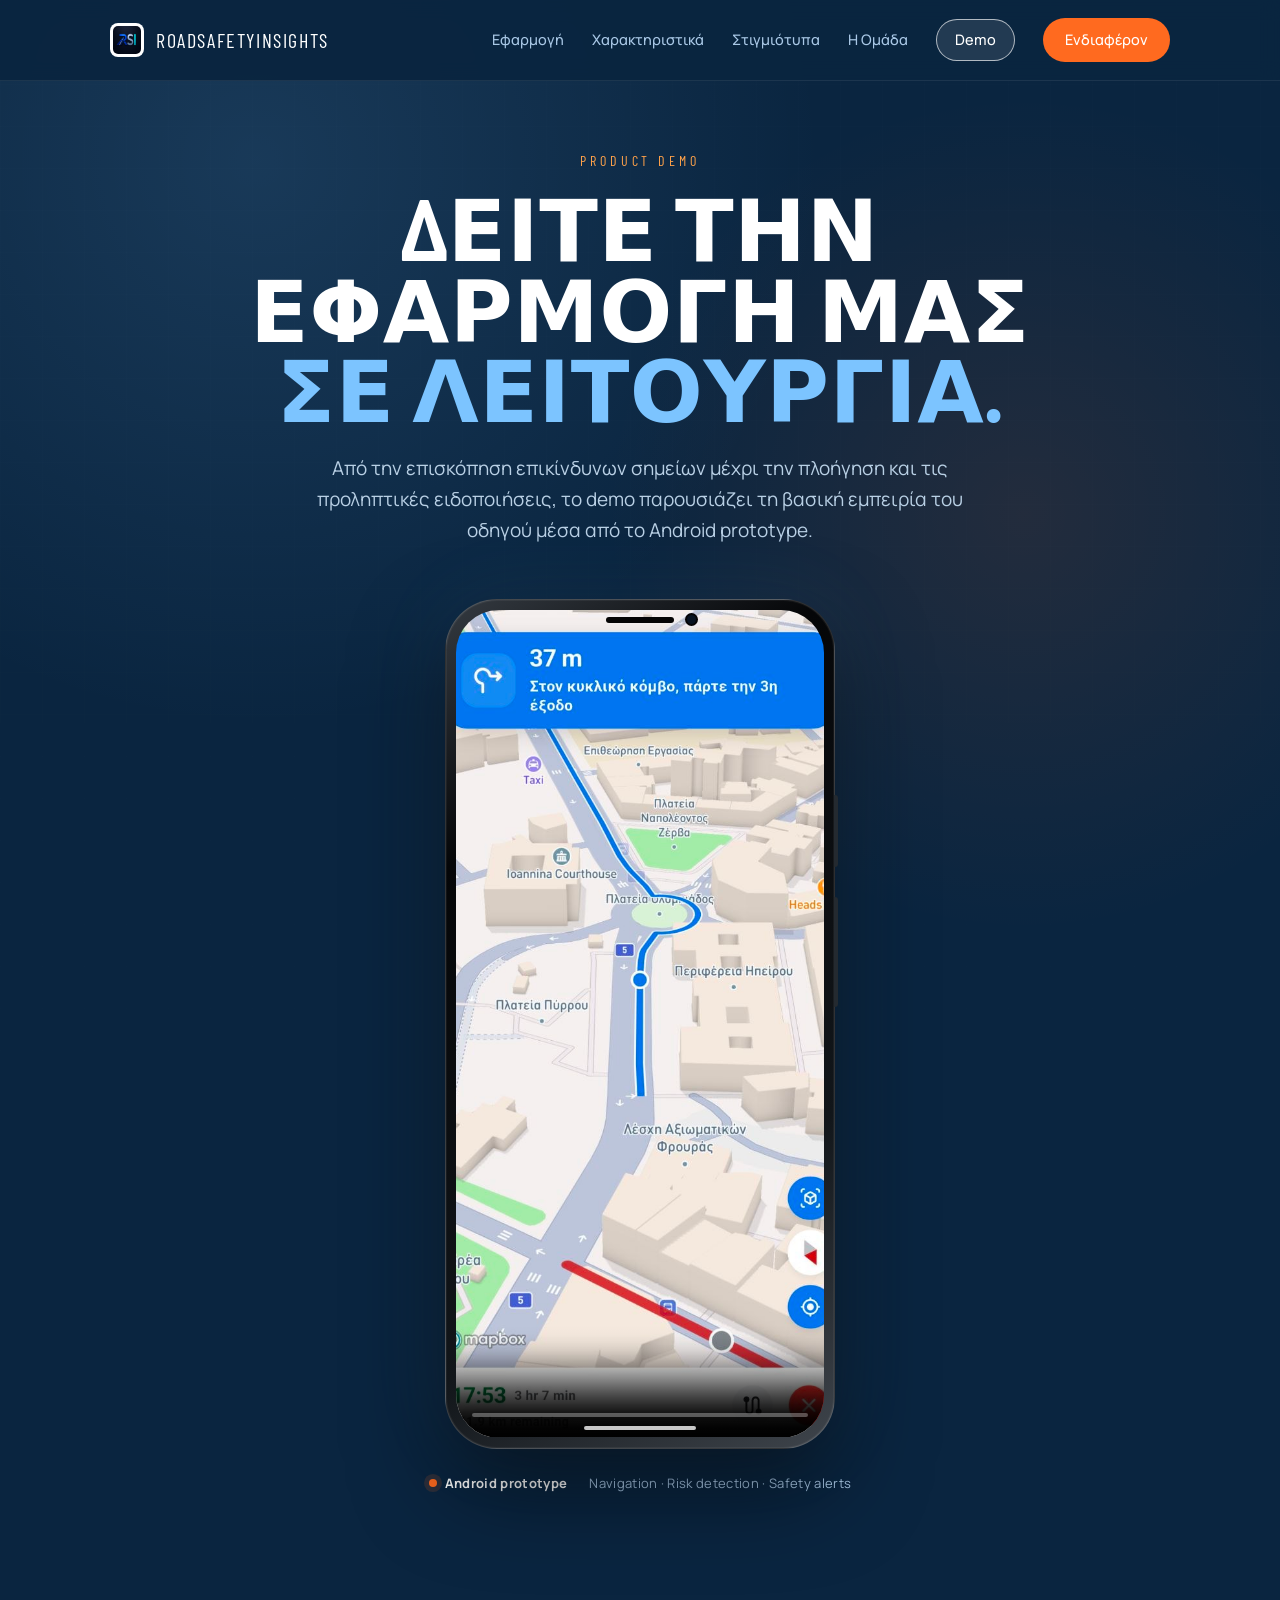
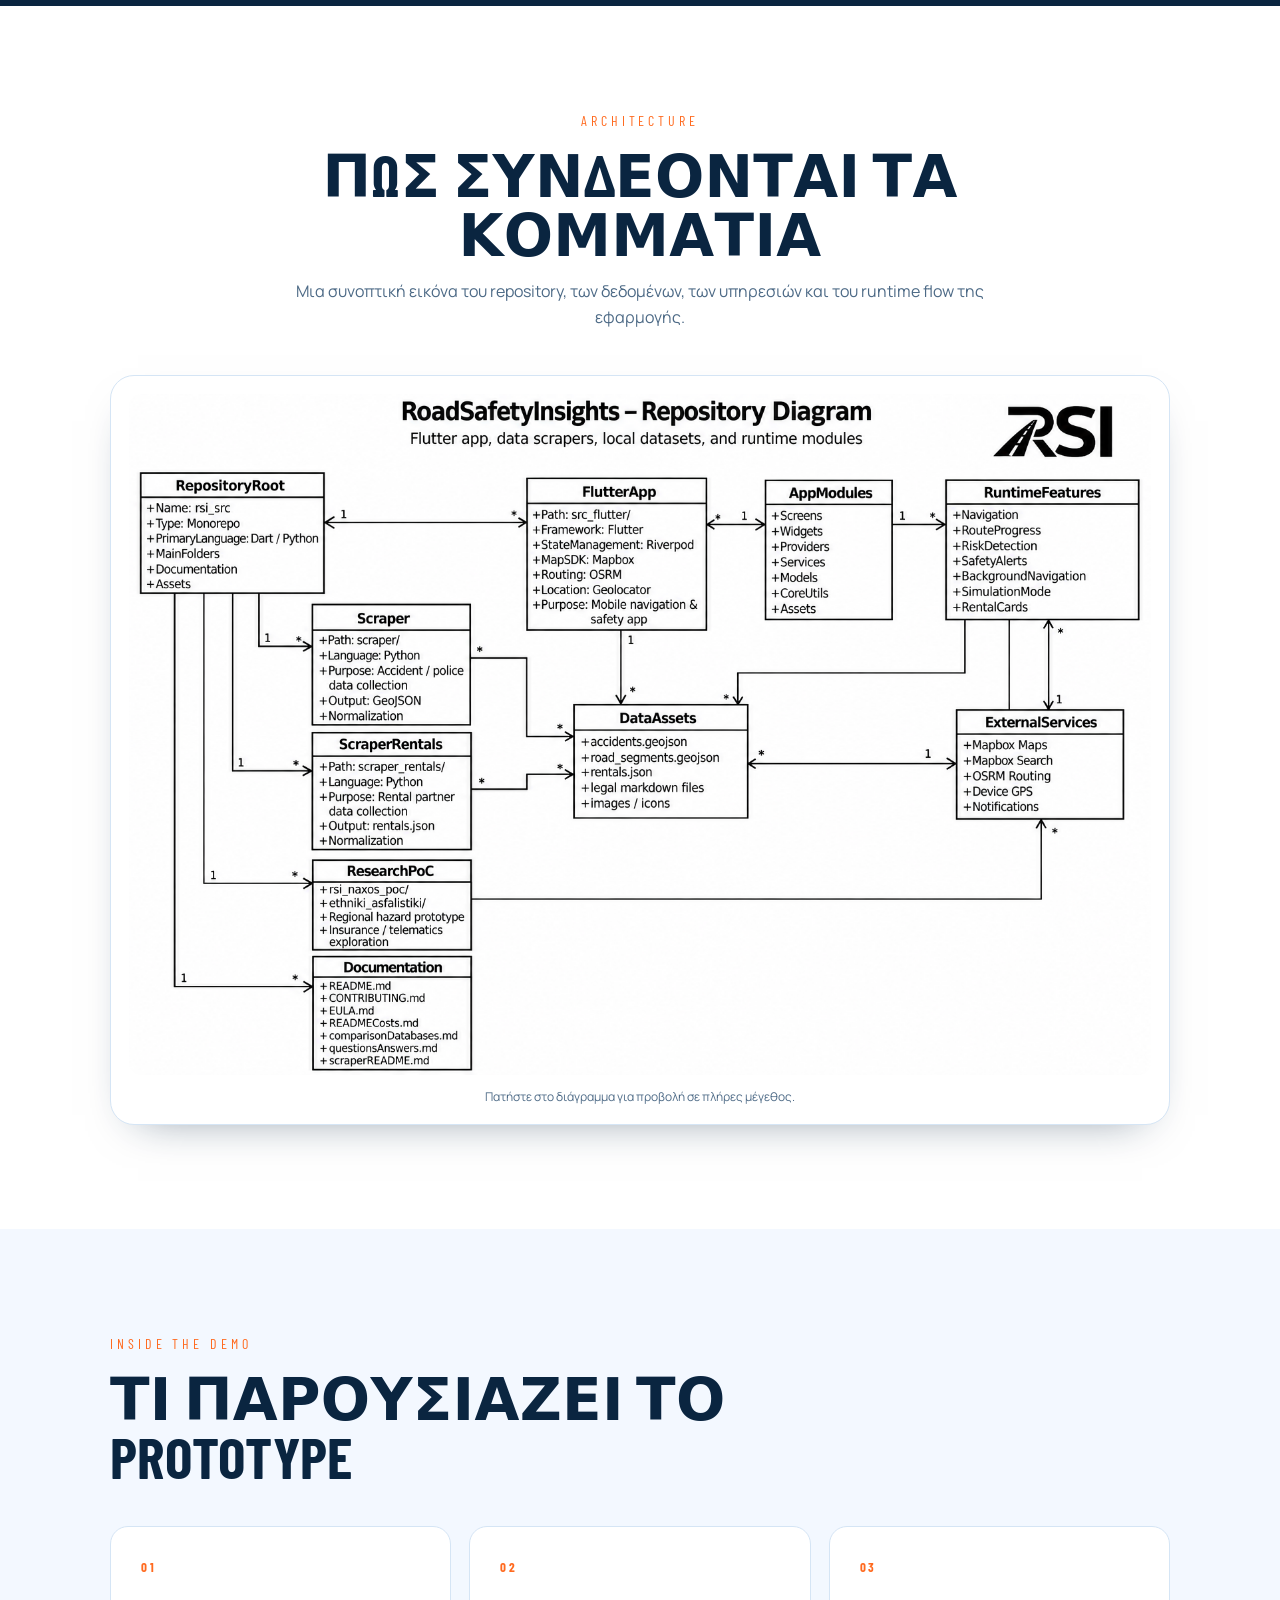
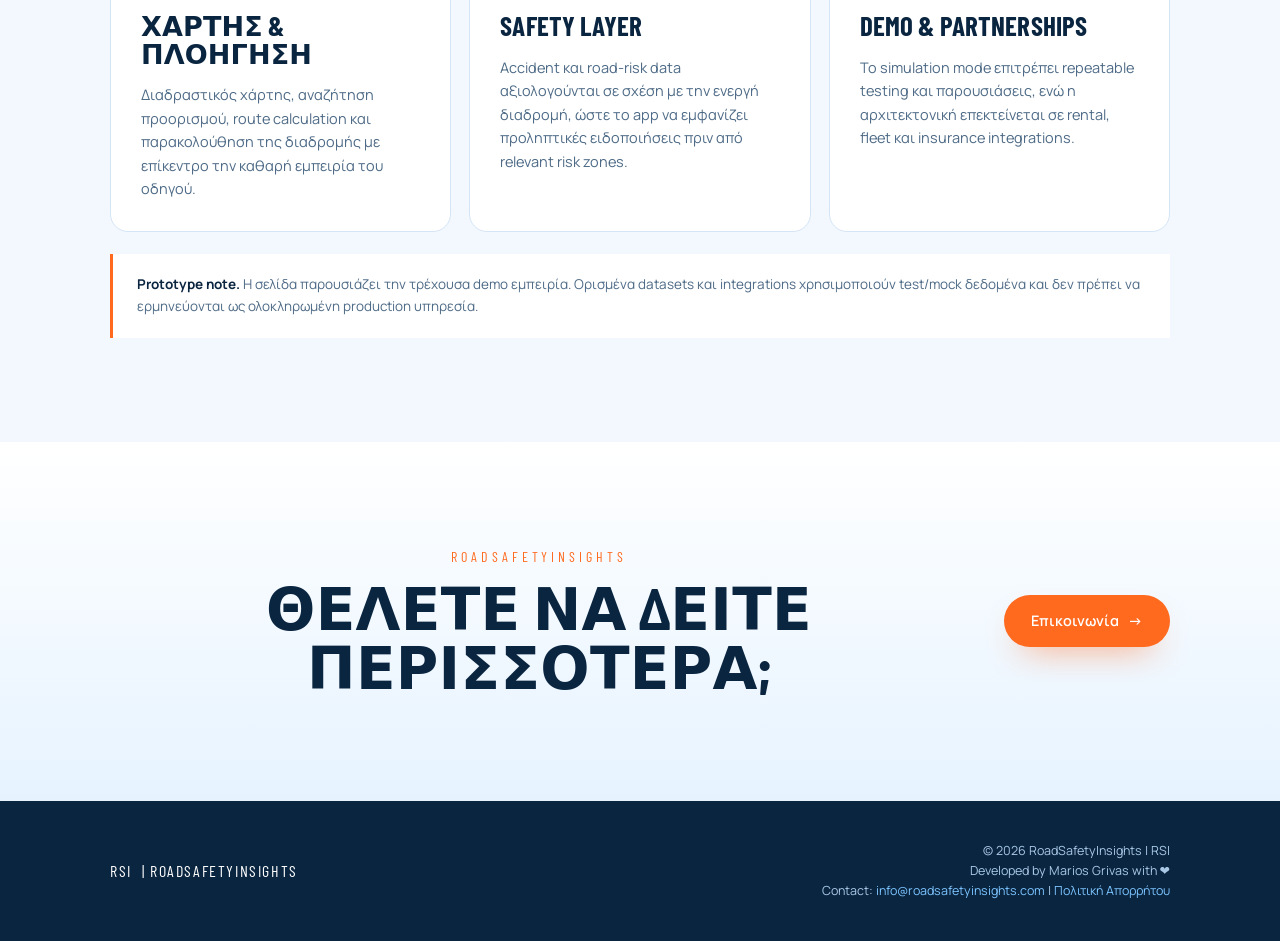
<file: demo.html>
<!DOCTYPE html>
<html lang="el">
  <head>
    <meta charset="utf-8" />
    <meta name="viewport" content="width=device-width, initial-scale=1" />
    <title>Demo | RoadSafetyInsights</title>
    <meta
      name="description"
      content="Δείτε την εφαρμογή μας σε λειτουργία: Χάρτης κινδύνου, πλοήγηση και προληπτικές ειδοποιήσεις οδικής ασφάλειας."
    />
    <meta name="author" content="RoadSafetyInsights Team" />
    <meta name="theme-color" content="#0a2540" />

    <link rel="icon" type="image/png" href="assets/rsi_logo.png" />
    <link rel="apple-touch-icon" href="assets/rsi_logo.png" />
    <link rel="preconnect" href="https://fonts.googleapis.com" />
    <link rel="preconnect" href="https://fonts.gstatic.com" crossorigin />
    <link
      href="https://fonts.googleapis.com/css2?family=Barlow+Condensed:wght@600;700&family=Manrope:wght@400;500;600;800&display=swap"
      rel="stylesheet"
    />
    <link rel="stylesheet" href="css/style.css" />
    <link rel="stylesheet" href="css/demo.css" />
  </head>

  <body>
    <a class="skip" href="#main">Μετάβαση στο περιεχόμενο</a>

    <header class="site-header" id="header">
      <div class="wrap header__inner">
        <a class="header__logo" href="index.html#top" aria-label="RoadSafetyInsights, Αρχική">
          <img src="assets/rsi_logo.png" alt="Λογότυπο" width="34" height="34" />
          <span>RoadSafetyInsights</span>
        </a>

        <nav class="header__nav" aria-label="Κύρια πλοήγηση">
          <a href="index.html#app">Εφαρμογή</a>
          <a href="index.html#data">Χαρακτηριστικά</a>
          <a href="index.html#gallery-app">Στιγμιότυπα</a>
          <a href="team.html">Η Ομάδα</a>
          <a class="header__demo" href="demo.html" aria-current="page">Demo</a>
          <a class="header__cta" href="index.html#interest">Ενδιαφέρον</a>
        </nav>

        <button class="burger" id="burger" type="button" aria-label="Άνοιγμα μενού" aria-expanded="false">
          <span></span><span></span><span></span>
        </button>
      </div>
    </header>

    <div class="progress" id="progress" aria-hidden="true"></div>

    <main id="main">
      <section class="demo-hero">
        <div class="demo-hero__bg" aria-hidden="true"></div>
        <div class="wrap demo-hero__inner">
          <header class="demo-intro up">
            <p class="eyebrow">Product Demo</p>
            <h1>Δείτε την εφαρμογή μας <em>σε λειτουργία.</em></h1>
            <p>
              Από την επισκόπηση επικίνδυνων σημείων μέχρι την πλοήγηση και τις προληπτικές ειδοποιήσεις,
              το demo παρουσιάζει τη βασική εμπειρία του οδηγού μέσα από το Android prototype.
            </p>
          </header>

          <div class="demo-device-stage up" style="--d:120ms">
            <div class="android-phone" aria-label="Android phone demo frame">
              <div class="android-phone__speaker" aria-hidden="true"></div>
              <div class="android-phone__camera" aria-hidden="true"></div>
              <div class="android-phone__screen">
                <video
                  class="app-demo-video"
                  controls
                  playsinline
                  preload="metadata"
                  poster="assets/navigation.jpg"
                  aria-label="RoadSafetyInsights Android application demo"
                >
                  <source src="assets/RSI_DEMO.mp4" type="video/mp4" />
                  Το πρόγραμμα περιήγησής σας δεν υποστηρίζει αναπαραγωγή βίντεο.
                </video>
              </div>
              <div class="android-phone__gesture" aria-hidden="true"></div>
            </div>

            <div class="demo-caption">
              <span class="demo-status"><i aria-hidden="true"></i> Android prototype</span>
              <span>Navigation · Risk detection · Safety alerts</span>
            </div>
          </div>
        </div>
      </section>

      <section class="band demo-architecture" id="architecture">
        <div class="wrap">
          <header class="head head--center up">
            <p class="eyebrow">Architecture</p>
            <h2>Πώς συνδέονται τα κομμάτια</h2>
            <p class="head__intro">
              Μια συνοπτική εικόνα του repository, των δεδομένων, των υπηρεσιών και του runtime flow της εφαρμογής.
            </p>
          </header>

          <figure class="diagram-card up" style="--d:100ms">
            <a href="assets/repository-diagram.png" target="_blank" rel="noopener noreferrer" aria-label="Άνοιγμα διαγράμματος σε πλήρες μέγεθος">
              <img
                src="assets/repository-diagram.png"
                alt="RoadSafetyInsights repository architecture diagram"
                loading="lazy"
              />
            </a>
            <figcaption>Πατήστε στο διάγραμμα για προβολή σε πλήρες μέγεθος.</figcaption>
          </figure>
        </div>
      </section>

      <section class="band band--ink demo-details">
        <div class="wrap">
          <header class="head up">
            <p class="eyebrow">Inside the demo</p>
            <h2>Τι παρουσιάζει το prototype</h2>
          </header>

          <div class="demo-info-grid">
            <article class="demo-info-card up">
              <span class="demo-info-card__no">01</span>
              <h3>Χάρτης &amp; Πλοήγηση</h3>
              <p>
                Διαδραστικός χάρτης, αναζήτηση προορισμού, route calculation και παρακολούθηση της διαδρομής
                με επίκεντρο την καθαρή εμπειρία του οδηγού.
              </p>
            </article>

            <article class="demo-info-card up" style="--d:80ms">
              <span class="demo-info-card__no">02</span>
              <h3>Safety Layer</h3>
              <p>
                Accident και road-risk data αξιολογούνται σε σχέση με την ενεργή διαδρομή, ώστε το app να εμφανίζει
                προληπτικές ειδοποιήσεις πριν από relevant risk zones.
              </p>
            </article>

            <article class="demo-info-card up" style="--d:160ms">
              <span class="demo-info-card__no">03</span>
              <h3>Demo &amp; Partnerships</h3>
              <p>
                Το simulation mode επιτρέπει repeatable testing και παρουσιάσεις, ενώ η αρχιτεκτονική επεκτείνεται
                σε rental, fleet και insurance integrations.
              </p>
            </article>
          </div>

          <div class="demo-note up" style="--d:220ms">
            <strong>Prototype note.</strong>
            Η σελίδα παρουσιάζει την τρέχουσα demo εμπειρία. Ορισμένα datasets και integrations χρησιμοποιούν
            test/mock δεδομένα και δεν πρέπει να ερμηνεύονται ως ολοκληρωμένη production υπηρεσία.
          </div>
        </div>
      </section>

      <section class="band band--cta demo-final-cta">
        <div class="wrap">
          <div class="demo-final-cta__inner up">
            <div>
              <p class="eyebrow">RoadSafetyInsights</p>
              <h2>Θέλετε να δείτε περισσότερα;</h2>
            </div>
            <a class="btn btn--solid" href="index.html#interest">Επικοινωνία <span class="arrow" aria-hidden="true">→</span></a>
          </div>
        </div>
      </section>
    </main>

    <footer class="foot">
      <div class="wrap foot__inner">
        <span class="foot__brand"><span aria-hidden="true">RSI</span>| RoadSafetyInsights</span>
        <div class="foot__meta">
          <p>© 2026 RoadSafetyInsights | RSI</p>
          <P>Developed by Marios Grivas with ❤️</P>
          <p>
            Contact: <a href="mailto:info@roadsafetyinsights.com">info@roadsafetyinsights.com</a> |
            <a href="policy.html">Πολιτική Απορρήτου</a>
          </p>
        </div>
      </div>
    </footer>

    <script src="js/main.js" defer></script>
    <script src="js/animations.js" defer></script>
  </body>
</html>
</file>
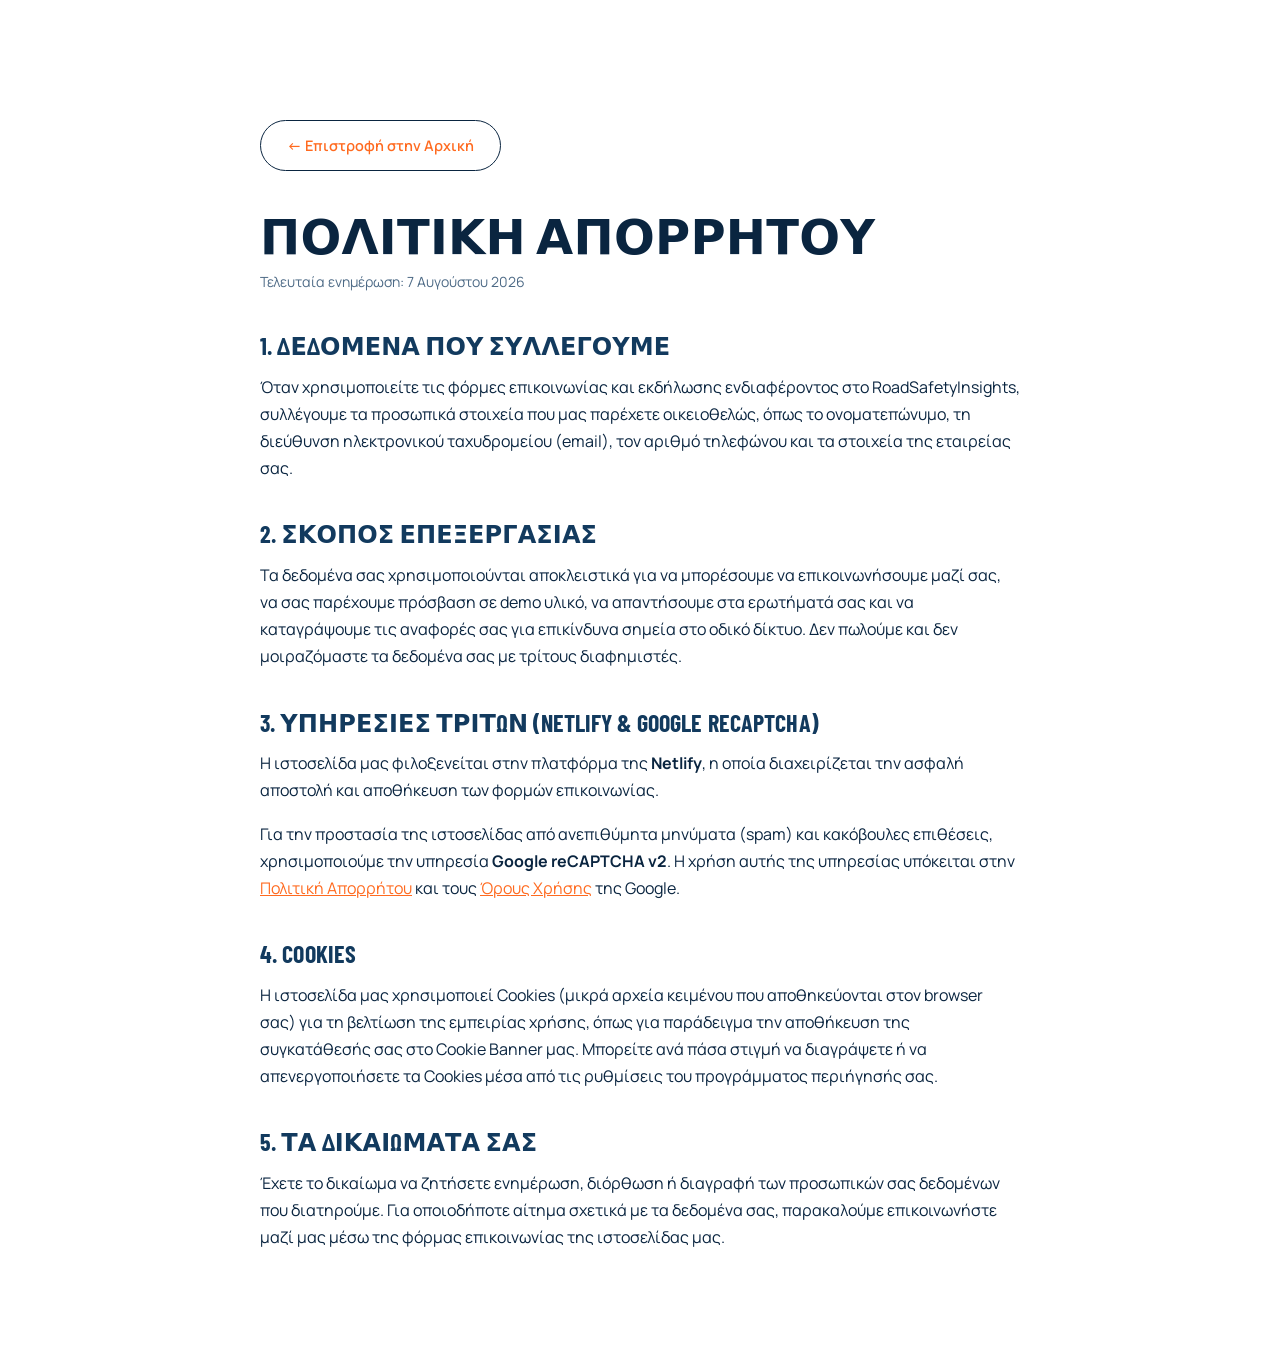
<file: policy.html>
<!DOCTYPE html>
<html lang="el">
  <head>
    <meta charset="utf-8" />
    <meta name="viewport" content="width=device-width, initial-scale=1" />
    <title>Πολιτική Απορρήτου | RoadSafetyInsights</title>
    
    <!-- Fonts -->
    <link rel="preconnect" href="https://fonts.googleapis.com" />
    <link rel="preconnect" href="https://fonts.gstatic.com" crossorigin />
    <link href="https://fonts.googleapis.com/css2?family=Barlow+Condensed:wght@600;700&family=Manrope:wght@400;500;600;800&display=swap" rel="stylesheet" />
    
    <!-- CSS and Favicon -->
    <link rel="stylesheet" href="css/style.css" />
    <link rel="icon" type="image/png" href="assets/rsi_logo.png" />
  </head>
  <body>
    <main class="legal-page">
      <!-- Κουμπί επιστροφής -->
      <a href="index.html" class="back-btn btn btn--line">&larr; Επιστροφή στην Αρχική</a>
      
      <h1>Πολιτική Απορρήτου</h1>
      <p class="last-updated">Τελευταία ενημέρωση: 7 Αυγούστου 2026</p>
      
      <h2>1. Δεδομένα που Συλλέγουμε</h2>
      <p>Όταν χρησιμοποιείτε τις φόρμες επικοινωνίας και εκδήλωσης ενδιαφέροντος στο RoadSafetyInsights, συλλέγουμε τα προσωπικά στοιχεία που μας παρέχετε οικειοθελώς, όπως το ονοματεπώνυμο, τη διεύθυνση ηλεκτρονικού ταχυδρομείου (email), τον αριθμό τηλεφώνου και τα στοιχεία της εταιρείας σας.</p>
      
      <h2>2. Σκοπός Επεξεργασίας</h2>
      <p>Τα δεδομένα σας χρησιμοποιούνται αποκλειστικά για να μπορέσουμε να επικοινωνήσουμε μαζί σας, να σας παρέχουμε πρόσβαση σε demo υλικό, να απαντήσουμε στα ερωτήματά σας και να καταγράψουμε τις αναφορές σας για επικίνδυνα σημεία στο οδικό δίκτυο. Δεν πωλούμε και δεν μοιραζόμαστε τα δεδομένα σας με τρίτους διαφημιστές.</p>
      
      <h2>3. Υπηρεσίες Τρίτων (Netlify & Google reCAPTCHA)</h2>
      <p>Η ιστοσελίδα μας φιλοξενείται στην πλατφόρμα της <strong>Netlify</strong>, η οποία διαχειρίζεται την ασφαλή αποστολή και αποθήκευση των φορμών επικοινωνίας.</p>
      <p>Για την προστασία της ιστοσελίδας από ανεπιθύμητα μηνύματα (spam) και κακόβουλες επιθέσεις, χρησιμοποιούμε την υπηρεσία <strong>Google reCAPTCHA v2</strong>. Η χρήση αυτής της υπηρεσίας υπόκειται στην <a href="https://policies.google.com/privacy" target="_blank" rel="noopener noreferrer">Πολιτική Απορρήτου</a> και τους <a href="https://policies.google.com/terms" target="_blank" rel="noopener noreferrer">Όρους Χρήσης</a> της Google.</p>
      
      <h2>4. Cookies</h2>
      <p>Η ιστοσελίδα μας χρησιμοποιεί Cookies (μικρά αρχεία κειμένου που αποθηκεύονται στον browser σας) για τη βελτίωση της εμπειρίας χρήσης, όπως για παράδειγμα την αποθήκευση της συγκατάθεσής σας στο Cookie Banner μας. Μπορείτε ανά πάσα στιγμή να διαγράψετε ή να απενεργοποιήσετε τα Cookies μέσα από τις ρυθμίσεις του προγράμματος περιήγησής σας.</p>

      <h2>5. Τα Δικαιώματά σας</h2>
      <p>Έχετε το δικαίωμα να ζητήσετε ενημέρωση, διόρθωση ή διαγραφή των προσωπικών σας δεδομένων που διατηρούμε. Για οποιοδήποτε αίτημα σχετικά με τα δεδομένα σας, παρακαλούμε επικοινωνήστε μαζί μας μέσω της φόρμας επικοινωνίας της ιστοσελίδας μας.</p>
    </main>
  </body>
</html>
</file>
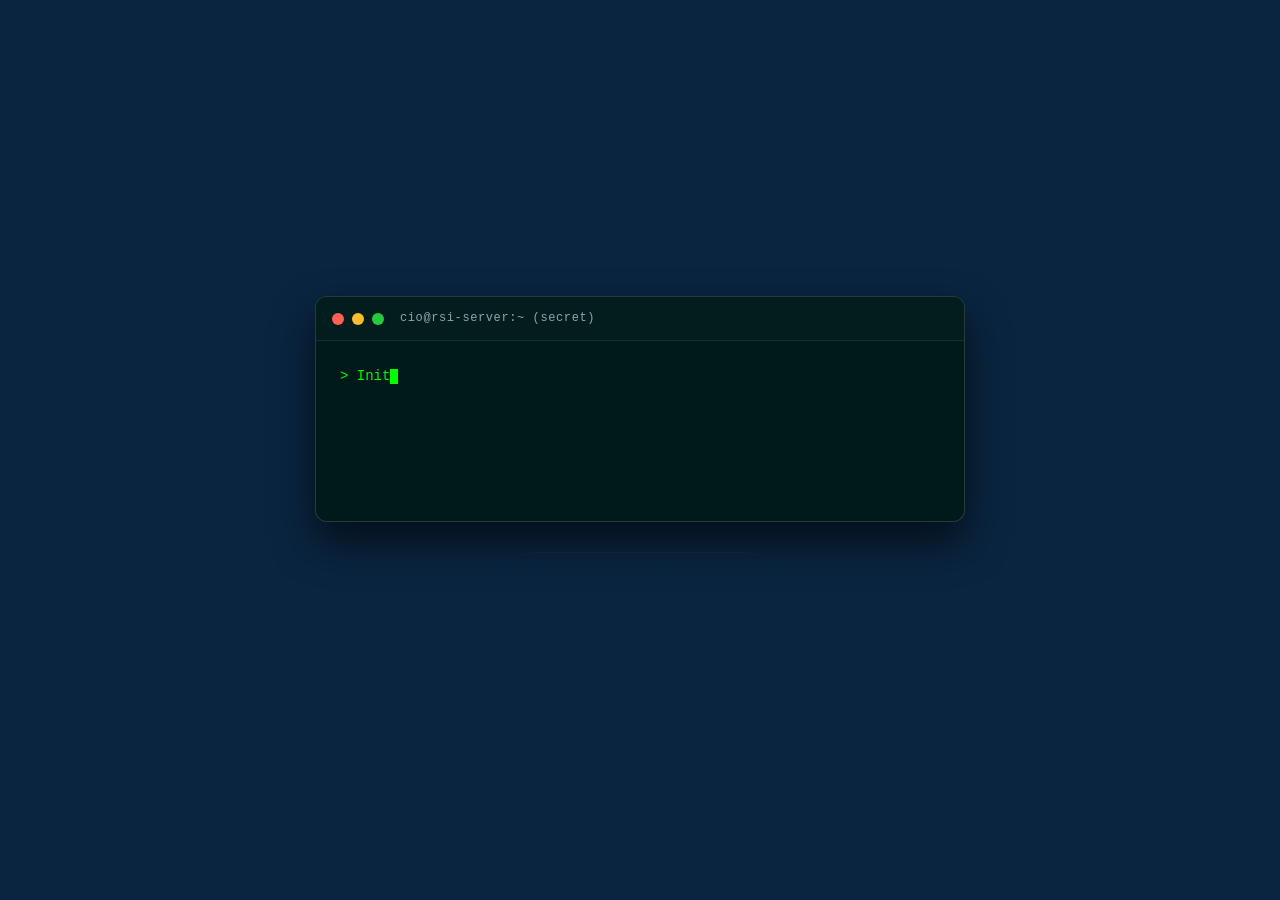
<file: syslog.html>
<!DOCTYPE html>
<html lang="el">
  <head>
    <meta charset="utf-8" />
    <meta name="viewport" content="width=device-width, initial-scale=1" />
    <title>Terminal | RoadSafetyInsights</title>
    
    <!-- Icons & Theme -->
    <link rel="icon" type="image/png" href="assets/rsi_logo.png" />
    <link rel="apple-touch-icon" href="assets/rsi_logo.png" />
    <meta name="theme-color" content="#0a2540" />
    
    <!-- Fonts & CSS -->
    <link rel="preconnect" href="https://fonts.googleapis.com" />
    <link rel="preconnect" href="https://fonts.gstatic.com" crossorigin />
    <link href="https://fonts.googleapis.com/css2?family=Barlow+Condensed:wght@600;700&family=Manrope:wght@400;500;600;800&display=swap" rel="stylesheet" />
    <link rel="stylesheet" href="css/style.css" />
    
    <style>
      .easter-egg-page {
        display: flex; flex-direction: column; align-items: center; justify-content: center;
        min-height: 100vh; text-align: center;
        background: var(--navy); color: #eaf4ff;
        padding: 20px; overflow: hidden; position: relative;
      }
      
      .terminal-box {
        width: 100%;
        max-width: 650px;
        background: rgba(1, 26, 24, 0.95);
        border: 1px solid rgba(255, 255, 255, 0.15);
        border-radius: 12px;
        box-shadow: 0 20px 40px rgba(0, 0, 0, 0.6);
        overflow: hidden;
        text-align: left;
      }

      .terminal-header {
        background: #011d1c;
        padding: 12px 16px;
        display: flex;
        align-items: center;
        gap: 8px;
        border-bottom: 1px solid rgba(255, 255, 255, 0.08);
      }

      .terminal-dot {
        width: 12px;
        height: 12px;
        border-radius: 50%;
      }

      .dot-red { background: #ff5f56; }
      .dot-yellow { background: #ffbd2e; }
      .dot-green { background: #27c93f; }

      .terminal-title {
        margin-left: 8px;
        font-family: 'Courier New', Courier, monospace;
        font-size: 12px;
        color: #8fa3af;
        letter-spacing: 0.05em;
      }

      .terminal-body {
        font-family: 'Courier New', Courier, monospace;
        color: #0f0;
        padding: 24px;
        line-height: 1.6;
        font-size: 14px;
        min-height: 180px;
      }
      
      .cursor {
        display: inline-block;
        width: 8px;
        height: 1.1em;
        background: #0f0;
        vertical-align: text-bottom;
        animation: blink 1s step-end infinite;
      }
      @keyframes blink {
        50% { opacity: 0; }
      }
    </style>
  </head>
  <body>
    <main class="easter-egg-page">
      <div class="terminal-box">
        <div class="terminal-header">
          <span class="terminal-dot dot-red"></span>
          <span class="terminal-dot dot-yellow"></span>
          <span class="terminal-dot dot-green"></span>
          <span class="terminal-title">cio@rsi-server:~ (secret)</span>
        </div>
        <div class="terminal-body" id="terminal">
          <span id="typewriter"></span><span class="cursor" id="cursor"></span>
        </div>
      </div>

      <div style="margin-top: 30px; z-index: 10;">
        <a class="btn btn--line" href="index.html">
          [ Επιστροφή στην Αρχική ] <span class="arrow" aria-hidden="true">→</span>
        </a>
      </div>
    </main>

    <script>
      const text = "> Initializing secure connection...\n> Target endpoint reached.\n> Hidden route detected.\n\nIf u found this, get in touch with the dev team :D\n\n> Connection terminated.";
      const typeElement = document.getElementById('typewriter');
      const cursorElement = document.getElementById('cursor');
      let i = 0;

      function typeWriter() {
        if (i < text.length) {
          if (text.charAt(i) === '\n') {
            typeElement.innerHTML += '<br>';
          } else {
            typeElement.innerHTML += text.charAt(i);
          }
          i++;
          setTimeout(typeWriter, 45);
        } else {
        }
      }

      setTimeout(typeWriter, 800);
    </script>
  </body>
</html>
</file>
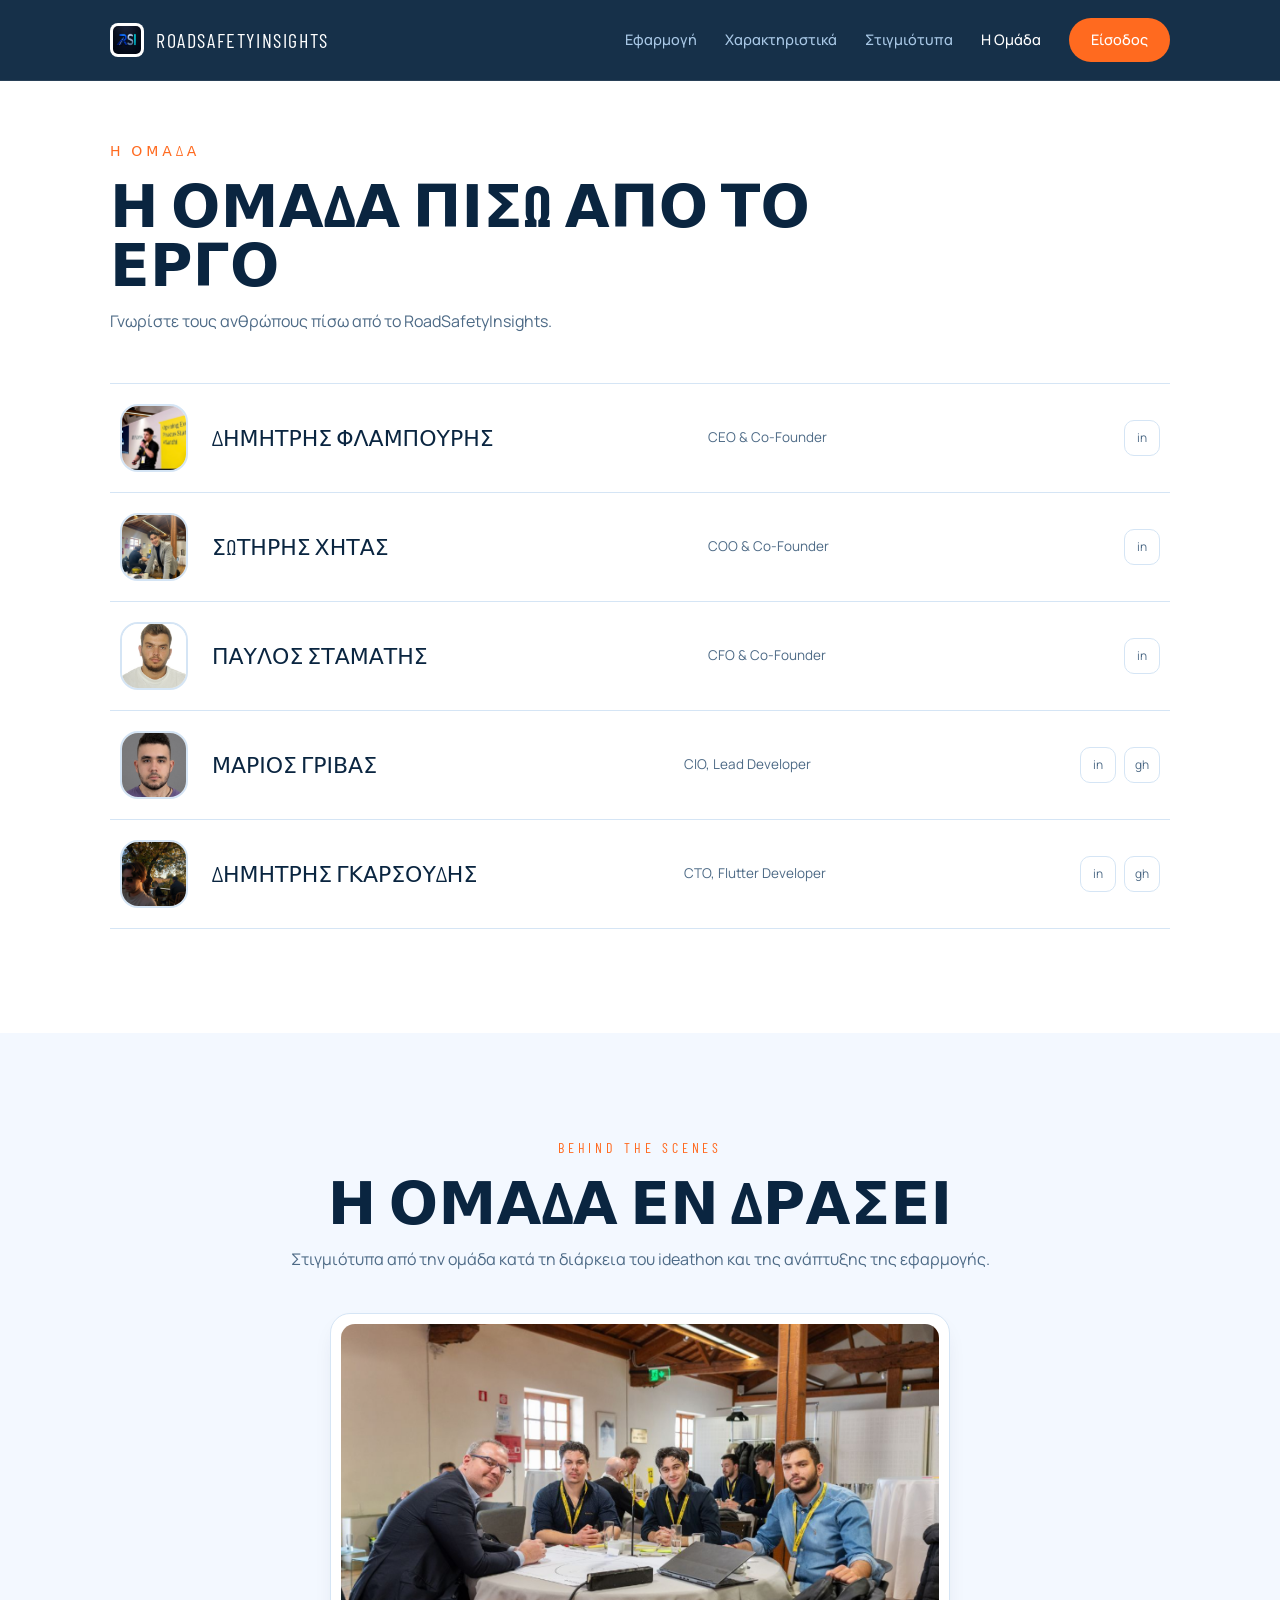
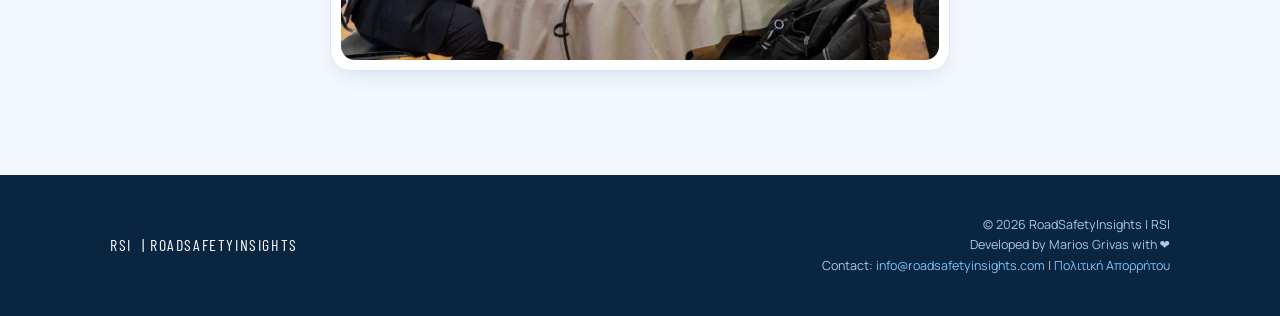
<file: team.html>
<!DOCTYPE html>
<html lang="el">
  <head>
    <meta charset="utf-8" />
    <meta name="viewport" content="width=device-width, initial-scale=1" />
    <title>Η Ομάδα | RoadSafetyInsights</title>
    <link rel="preconnect" href="https://fonts.googleapis.com" />
    <link rel="preconnect" href="https://fonts.gstatic.com" crossorigin />
    <link href="https://fonts.googleapis.com/css2?family=Barlow+Condensed:wght@600;700&family=Manrope:wght@400;500;600;800&display=swap" rel="stylesheet" />
    <link rel="stylesheet" href="css/style.css" />
  </head>
  <body>
    <header class="site-header" id="header">
      <div class="wrap header__inner">
        <a class="header__logo" href="index.html#top">
          <img src="assets/rsi_logo.png" alt="Λογότυπο" width="34" height="34" />
          <span>RoadSafetyInsights</span>
        </a>
        <nav class="header__nav">
          <a href="index.html#app">Εφαρμογή</a>
          <a href="index.html#data">Χαρακτηριστικά</a>
          <a href="index.html#gallery-app">Στιγμιότυπα</a>
          <a href="team.html" style="color: #fff;">Η Ομάδα</a>
          <a class="header__cta" href="index.html#interest">Είσοδος</a>
        </nav>
        <button class="burger" id="burger" type="button">
          <span></span><span></span><span></span>
        </button>
      </div>
    </header>

    <main id="main">
      <section class="band" style="padding-top: 140px;" id="team">
        <div class="wrap">
          <header class="head up">
            <p class="eyebrow">Η ομάδα</p>
            <h2>Η Ομάδα Πίσω Από το Έργο</h2>
            <p class="head__intro">Γνωρίστε τους ανθρώπους πίσω από το RoadSafetyInsights.</p>
          </header>
          <ul class="roster">
            <li class="person up">
              <span class="person__photo"><img src="assets/flabouris.jpg" alt="Δημήτρης Φλαμπούρης" loading="lazy" width="512" height="512" /></span>
              <span class="person__name">Δημήτρης Φλαμπούρης</span>
              <span class="person__role">CEO &amp; Co-Founder</span>
              <span class="person__links"><a href="https://www.linkedin.com/in/dimitris-flabouris-66b7a6393" target="_blank">in</a></span>
            </li>
            <li class="person up" style="--d:60ms">
              <span class="person__photo"><img src="assets/xitas.jpg" alt="Σωτήρης Χήτας" loading="lazy" width="512" height="512" /></span>
              <span class="person__name">Σωτήρης Χήτας</span>
              <span class="person__role">COO &amp; Co-Founder</span>
              <span class="person__links"><a href="https://www.linkedin.com/in/sotiris-xitas-b29b01387" target="_blank">in</a></span>
            </li>
            <li class="person up" style="--d:120ms">
              <span class="person__photo"><img src="assets/stamatis.jpg" alt="Παύλος Σταμάτης" loading="lazy" width="512" height="512" /></span>
              <span class="person__name">Παύλος Σταμάτης</span>
              <span class="person__role">CFO &amp; Co-Founder</span>
              <span class="person__links"><a href="https://www.linkedin.com/in/pavlos-stamatis-3653b5398" target="_blank">in</a></span>
            </li>
            <li class="person up" style="--d:180ms">
              <span class="person__photo"><img src="assets/grivas.jpg" alt="Μάριος Γρίβας" loading="lazy" width="512" height="512" /></span>
              <span class="person__name">Μάριος Γρίβας</span>
              <span class="person__role">CIO, Lead Developer</span>
              <span class="person__links">
                <a href="https://www.linkedin.com/in/marios-grivas" target="_blank">in</a>
                <a href="https://github.com/mgr1vas" target="_blank">gh</a>
              </span>
            </li>
            <li class="person up" style="--d:240ms">
              <span class="person__photo"><img src="assets/gkarsoudis.jpg" alt="Δημήτρης Γκαρσούδης" loading="lazy" width="512" height="512" /></span>
              <span class="person__name">Δημήτρης Γκαρσούδης</span>
              <span class="person__role">CTO, Flutter Developer</span>
              <span class="person__links">
                <a href="https://www.linkedin.com/in/dimitrios-nikolaos-gkarsoudis-4a6154306" target="_blank">in</a>
                <a href="https://github.com/Dimitrios-Nikolaos-Gkarsoudis" target="_blank">gh</a>
              </span>
            </li>
          </ul>
        </div>
      </section>

      <section class="band band--ink">
        <div class="wrap">
          <header class="head head--center up">
            <p class="eyebrow">Behind the scenes</p>
            <h2>Η Ομάδα εν Δράσει</h2>
            <p class="head__intro">Στιγμιότυπα από την ομάδα κατά τη διάρκεια του ideathon και της ανάπτυξης της εφαρμογής.</p>
          </header>
          <figure class="shot shot--wide up">
            <img src="assets/team_ideathon.png" alt="Η ομάδα εν δράσει" loading="lazy" width="1536" height="864" />
          </figure>
        </div>
      </section>
    </main>

    <footer class="foot">
      <div class="wrap foot__inner">
        <span class="foot__brand"><span aria-hidden="true">RSI</span>|  RoadSafetyInsights</span>
        <div class="foot__meta">
          <p>© 2026 RoadSafetyInsights | RSI</p>
          <P>Developed by Marios Grivas with ❤️</P>
          <p>
            Contact: <a href="mailto:info@roadsafetyinsights.com">info@roadsafetyinsights.com</a> | 
            <a href="policy.html">Πολιτική Απορρήτου</a>
          </p>
        </div>
      </div>
    </footer>

    <script src="js/main.js" defer></script>
    <script src="js/animations.js" defer></script>
  </body>
</html>
</file>
<file: css/style.css>
:root {
  --navy: #0a2540;
  --navy-2: #123a5e;
  --sky: #7cc4ff;
  --sky-soft: #e6f3ff;
  --orange: #ff6a1f;
  --orange-2: #ffa24a;
  --paper: #ffffff;
  --paper-2: #f3f8ff;
  --ink: #0a2540;
  --ink-soft: #4d6a86;
  --line: #d5e5f5;
  --font-display: "Barlow Condensed", system-ui, sans-serif;
  --font-body: "Manrope", system-ui, sans-serif;
  --sh: 0 18px 44px -28px rgba(10, 37, 64, 0.55);
}

* {
  box-sizing: border-box;
}

html {
  scroll-behavior: smooth;
  scroll-padding-top: 80px; 
}

body {
  margin: 0;
  font-family: var(--font-body);
  color: var(--ink);
  background: var(--paper);
  font-size: 16px;
  line-height: 1.62;
  -webkit-font-smoothing: antialiased;
}

img {
  max-width: 100%;
  display: block;
}

a {
  color: inherit;
  text-decoration: none;
}

p {
  margin: 0;
}

h1, 
h2, 
h3 {
  margin: 0;
  font-family: var(--font-display);
  line-height: 1.02;
  letter-spacing: 0.005em;
  text-transform: uppercase;
}

em {
  font-style: normal;
}

.skip {
  position: absolute;
  left: -9999px;
}

.skip:focus {
  left: 12px;
  top: 12px;
  background: var(--orange);
  color: #fff;
  padding: 8px 14px;
  border-radius: 8px;
  z-index: 99;
}

.site-header {
  position: fixed;
  top: 0;
  left: 0;
  width: 100%;
  background: rgba(10, 37, 64, 0.95);
  backdrop-filter: blur(10px);
  border-bottom: 1px solid rgba(255, 255, 255, 0.08);
  z-index: 100;
  color: #fff;
  transition: all 0.3s ease;
}

.header__inner {
  display: flex;
  align-items: center;
  justify-content: space-between;
  height: 80px;
}

.header__logo {
  display: flex;
  align-items: center;
  gap: 12px;
  font-family: var(--font-display);
  font-size: 20px;
  text-transform: uppercase;
  letter-spacing: 0.08em;
}

.header__logo img {
  border-radius: 8px;
  background: #fff;
  padding: 3px;
}

.header__nav {
  display: flex;
  align-items: center;
  gap: 28px;
}

.header__nav a {
  font-size: 14.5px;
  font-weight: 500;
  color: #a9c8e6;
  transition: color 0.2s;
}

.header__nav a:hover {
  color: #fff;
}

.header__demo {
  border: 1px solid rgba(255, 255, 255, 0.32);
  color: #fff !important;
  padding: 8px 18px;
  border-radius: 999px;
  font-size: 14px;
  font-weight: 600;
  background: transparent;
  box-shadow: none;
  transition: background 0.25s ease, border-color 0.25s ease, transform 0.25s ease;
}

.header__demo:hover,
.header__demo[aria-current="page"] {
  background: rgba(255, 255, 255, 0.10);
  border-color: rgba(255, 255, 255, 0.65);
  color: #fff !important;
  box-shadow: none;
}

.header__demo:hover {
  transform: translateY(-2px);
}

.header__cta {
  background: var(--orange);
  color: #fff !important;
  padding: 10px 22px;
  border-radius: 999px;
  font-weight: 600;
  transition: background 0.25s, transform 0.25s;
}

.header__cta:hover {
  background: var(--orange-2);
  transform: translateY(-2px);
}

.burger {
  display: none;
  background: none;
  border: 1px solid rgba(255,255,255,0.2);
  border-radius: 8px;
  width: 44px;
  height: 44px;
  cursor: pointer;
  flex-direction: column;
  justify-content: center;
  align-items: center;
  gap: 5px;
}

.burger span {
  display: block;
  width: 18px;
  height: 2px;
  background: #fff;
  transition: all 0.3s;
}

.progress {
  position: fixed;
  top: 0;
  left: 0;
  right: 0;
  height: 3px;
  background: linear-gradient(90deg, var(--orange), var(--sky));
  transform-origin: 0 50%;
  transform: scaleX(0);
  z-index: 110;
}

.wrap {
  width: min(1060px, 100% - 64px);
  margin-inline: auto;
}

.band {
  padding: 104px 0;
}

.band--ink {
  background: var(--paper-2);
}

.band--cta {
  background: linear-gradient(180deg, var(--paper) 0%, var(--sky-soft) 100%);
}

.eyebrow {
  font-family: var(--font-display);
  font-size: 14px;
  letter-spacing: 0.28em;
  text-transform: uppercase;
  color: var(--orange);
}

.head {
  max-width: 46rem;
}

.head--center {
  margin-inline: auto;
  text-align: center;
}

.head h2 {
  margin-top: 12px;
  font-size: clamp(34px, 4.6vw, 58px);
  font-weight: 700;
}

.head__intro {
  margin-top: 16px;
  color: var(--ink-soft);
}

.lead {
  margin-top: 16px;
  color: var(--ink-soft);
  max-width: 36rem;
}

.lead--sm {
  font-size: 14.5px;
}

.tiny {
  margin-top: 22px;
  font-size: 12px;
  letter-spacing: 0.06em;
  color: var(--ink-soft);
}

.tag {
  display: inline-flex;
  align-items: center;
  gap: 9px;
  border: 1px solid var(--line);
  background: #fff;
  color: var(--navy-2);
  border-radius: 999px;
  padding: 7px 15px;
  font-size: 12.5px;
  font-weight: 500;
}

.tag--soft {
  margin-top: 18px;
  background: var(--sky-soft);
  border-color: transparent;
}

.blip {
  width: 8px;
  height: 8px;
  border-radius: 50%;
  background: var(--orange);
  animation: blip 2s ease-in-out infinite;
}

@keyframes blip {
  0%, 100% { box-shadow: 0 0 0 0 rgba(255,106,31,.55); }
  50% { box-shadow: 0 0 0 8px rgba(255,106,31,0); }
}

.btn {
  display: inline-flex;
  align-items: center;
  gap: 9px;
  cursor: pointer;
  border-radius: 999px;
  padding: 13px 26px;
  font-size: 14.5px;
  font-weight: 600;
  border: 1px solid transparent;
  font-family: var(--font-body);
  transition: transform .25s ease, background .25s ease, color .25s ease, border-color .25s ease, box-shadow .25s ease;
}

.btn--solid {
  background: var(--orange);
  color: #fff;
  box-shadow: 0 16px 34px -18px rgba(255, 106, 31, 0.85);
}

.btn--solid:hover {
  transform: translateY(-2px);
  background: #ff7d38;
}

.btn--line {
  border-color: var(--navy);
  color: var(--navy);
  background: transparent;
}

.btn--line:hover {
  background: var(--navy);
  color: #fff;
}

.btn--block {
  width: 100%;
  justify-content: center;
  margin-top: 20px;
}

.arrow {
  transition: transform .25s ease;
}

.btn:hover .arrow {
  transform: translateX(4px);
}

.row-actions {
  margin-top: 28px;
  display: flex;
  flex-wrap: wrap;
  gap: 12px;
}

.val--hot { color: #e2452f; }
.val--warm { color: var(--orange); }
.val--cool { color: var(--navy-2); }
.val--sky { color: #2f8fd6; }

.hero {
  position: relative;
  overflow: hidden;
  padding: 160px 0 104px;
  background: #050b14; 
  color: #eaf4ff;
}

.hero .tag {
  background: rgba(255,255,255,.08);
  border-color: rgba(255,255,255,.18);
  color: #eaf4ff;
}

.hero__bg {
  position: absolute;
  inset: 0;
  background: radial-gradient(circle at 50% 0%, #123a5e 0%, transparent 70%);
  z-index: 0;
}

.stars, .stars2 {
  position: absolute;
  inset: -50% -50% 0 -50%;
  z-index: 1;
}

.stars {
  background: transparent url("data:image/svg+xml,%3Csvg xmlns='http://www.w3.org/2000/svg' width='400' height='400'%3E%3Ccircle cx='20' cy='20' r='1.5' fill='rgba(255,255,255,0.3)'/%3E%3Ccircle cx='150' cy='80' r='1' fill='rgba(255,255,255,0.2)'/%3E%3Ccircle cx='300' cy='250' r='1.5' fill='rgba(255,255,255,0.4)'/%3E%3Ccircle cx='80' cy='320' r='1' fill='rgba(255,255,255,0.2)'/%3E%3Ccircle cx='350' cy='50' r='2' fill='rgba(255,255,255,0.5)'/%3E%3C/svg%3E") repeat;
  animation: drift 120s linear infinite;
}

.stars2 {
  background: transparent url("data:image/svg+xml,%3Csvg xmlns='http://www.w3.org/2000/svg' width='300' height='300'%3E%3Ccircle cx='50' cy='150' r='1' fill='rgba(255,255,255,0.4)'/%3E%3Ccircle cx='200' cy='50' r='1.5' fill='rgba(255,255,255,0.3)'/%3E%3Ccircle cx='250' cy='250' r='2' fill='rgba(255,255,255,0.2)'/%3E%3C/svg%3E") repeat;
  animation: drift-reverse 90s linear infinite;
}

@keyframes drift {
  from { transform: translateY(0) rotate(0deg); }
  to { transform: translateY(10%) rotate(2deg); }
}

@keyframes drift-reverse {
  from { transform: translateY(10%) rotate(0deg); }
  to { transform: translateY(0) rotate(-2deg); }
}

.orb {
  position: absolute;
  border-radius: 50%;
  filter: blur(90px);
  opacity: 0.55;
  z-index: 2;
}

.orb--a {
  width: 70vw; height: 70vw;
  max-width: 800px; max-height: 800px;
  background: var(--orange);
  top: -30%; left: -20%;
  animation: aurora 15s ease-in-out infinite alternate;
}

.orb--b {
  width: 60vw; height: 60vw;
  max-width: 600px; max-height: 600px;
  background: var(--sky);
  bottom: -20%; right: -10%;
  animation: aurora 12s ease-in-out infinite alternate-reverse;
}

.orb--c {
  width: 50vw; height: 50vw;
  max-width: 500px; max-height: 500px;
  background: #8b5cf6;
  top: 20%; left: 30%;
  mix-blend-mode: screen;
  animation: aurora 18s ease-in-out infinite alternate;
}

@keyframes aurora {
  0% { transform: translate(0, 0) scale(1); }
  50% { transform: translate(6vw, 8vh) scale(1.1); }
  100% { transform: translate(-4vw, 5vh) scale(0.95); }
}

.hero__layout {
  position: relative;
  z-index: 10;
  display: grid;
  grid-template-columns: 1.1fr 0.9fr;
  gap: 40px;
  align-items: center;
}

.hero__title {
  margin-top: 22px;
  font-size: clamp(32px, 5.5vw, 64px); 
  font-weight: 700;
  max-width: 16ch;
  line-height: 1.08;
}

.hero__title em {
  display: block;
  background: linear-gradient(100deg, var(--orange) 0%, var(--orange-2) 45%, var(--sky) 100%);
  -webkit-background-clip: text;
  background-clip: text;
  color: transparent;
}

.hero__lead {
  margin-top: 22px;
  max-width: 36rem;
  font-size: 18px;
  color: #b9d5ef;
}

.hero__foot {
  margin-top: 44px;
  padding-top: 22px;
  border-top: 1px solid rgba(255,255,255,.14);
  max-width: 44rem;
  font-size: 13px;
  color: #a9c8e6;
}

.hero__foot strong {
  display: block;
  font-family: var(--font-display);
  letter-spacing: 0.1em;
  text-transform: uppercase;
  font-size: 14px;
  color: #fff;
}

.hero .btn--line {
  border-color: rgba(255, 255, 255, 0.5);
  color: #eaf4ff;
}

.hero .btn--line:hover {
  background: #fff;
  color: var(--navy);
  border-color: #fff;
}

.hero__visual {
  position: relative;
  perspective: 1000px;
}

.floating-mockup {
  border-radius: 18px;
  border: 6px solid rgba(255, 255, 255, 0.1);
  box-shadow: 0 30px 60px rgba(0, 0, 0, 0.5), 0 0 0 1px rgba(255, 255, 255, 0.05);
  background: var(--navy-2);
  transform: rotateY(-12deg) rotateX(8deg);
  animation: float-mockup 6s ease-in-out infinite alternate;
  overflow: hidden;
}

.floating-mockup img {
  width: 100%;
  height: auto;
  display: block;
  opacity: 0.95;
}

@keyframes float-mockup {
  0% { transform: rotateY(-12deg) rotateX(8deg) translateY(0); }
  100% { transform: rotateY(-12deg) rotateX(8deg) translateY(-20px); }
}

.layers {
  list-style: none;
  margin: 0;
  padding: 0;
}

.layer {
  display: grid;
  grid-template-columns: 66px 1fr auto;
  align-items: center;
  gap: 24px;
  padding: 28px 8px;
  border-top: 1px solid var(--line);
  transition: background .3s ease, padding .3s ease;
}

.layer:last-child {
  border-bottom: 1px solid var(--line);
}

.layer:hover {
  background: var(--sky-soft);
  padding-left: 20px;
  padding-right: 20px;
}

.layer__no {
  font-family: var(--font-display);
  font-size: 34px;
  color: var(--sky);
}

.layer__body h3 {
  font-size: 26px;
}

.layer__body p {
  margin-top: 6px;
  font-size: 14.5px;
  color: var(--ink-soft);
  max-width: 48ch;
}

.layer__val {
  font-family: var(--font-display);
  font-size: 34px;
}

.tiles {
  margin-top: 52px;
  display: grid;
  grid-template-columns: repeat(2, 1fr);
  gap: 18px;
}

.tile {
  position: relative;
  overflow: hidden;
  background: #fff;
  border: 1px solid var(--line);
  border-radius: 4px 22px 4px 22px;
  padding: 30px;
  transition: transform .35s ease, box-shadow .35s ease, border-color .35s ease;
}

.tile::before {
  content: "";
  position: absolute;
  left: 0;
  top: 0;
  bottom: 0;
  width: 4px;
  background: var(--orange);
  transform: scaleY(0);
  transform-origin: bottom;
  transition: transform .35s ease;
}

.tile:hover {
  transform: translateY(-6px);
  box-shadow: var(--sh);
  border-color: var(--sky);
}

.tile:hover::before {
  transform: scaleY(1);
}

.tile__icon {
  display: grid;
  place-items: center;
  width: 48px;
  height: 48px;
  border-radius: 14px;
  background: var(--sky-soft);
  color: var(--navy);
  transition: background .3s ease, color .3s ease;
}

.tile:hover .tile__icon {
  background: var(--orange);
  color: #fff;
}

.tile h3 {
  margin-top: 18px;
  font-size: 24px;
}

.tile p {
  margin-top: 8px;
  font-size: 14.5px;
  color: var(--ink-soft);
}

.zig {
  display: grid;
  grid-template-columns: 1.05fr 0.95fr;
  gap: 48px;
  align-items: start;
}

.zig h2 {
  margin-top: 12px;
  font-size: clamp(32px, 4vw, 52px);
  font-weight: 700;
}

.zig h2 em {
  color: var(--orange);
}

.mini-stats {
  margin: 34px 0 0;
  padding: 22px 0 0;
  border-top: 2px solid var(--navy);
  display: grid;
  grid-template-columns: repeat(3, 1fr);
  gap: 16px;
}

.mini-stats dt {
  font-family: var(--font-display);
  font-size: 30px;
}

.mini-stats dd {
  margin: 0;
  font-size: 12.5px;
  color: var(--ink-soft);
}

.zig__panel {
  background: var(--navy);
  color: #eaf4ff;
  border-radius: 24px;
  padding: 34px;
  box-shadow: var(--sh);
}

.zig__panel h3 {
  margin-top: 10px;
  font-size: 30px;
}

.zig__panel .lead {
  color: #a9c8e6;
}

.bars {
  list-style: none;
  margin: 26px 0 0;
  padding: 0;
  display: grid;
  gap: 20px;
}

.bars li {
  display: grid;
  grid-template-columns: auto 1fr;
  align-items: baseline;
  gap: 12px;
}

.bars__n {
  font-family: var(--font-display);
  font-size: 26px;
}

.bars li > span:nth-child(2) {
  font-size: 13px;
  color: #a9c8e6;
}

.bars i {
  grid-column: 1 / -1;
  height: 6px;
  border-radius: 4px;
  background: rgba(255,255,255,.12);
  position: relative;
}

.bars i::after {
  content: "";
  position: absolute;
  inset: 0 auto 0 0;
  width: var(--w);
  border-radius: 4px;
  background: linear-gradient(90deg, var(--orange), var(--sky));
}

/* Redesigned responsive screenshots section */
.shots {
  margin-top: 40px;
  display: grid;
  grid-template-columns: repeat(2, 1fr);
  gap: 24px;
  max-width: 680px;
  margin-inline: auto;
  justify-content: center;
}

.shot {
  margin: 0 auto;
  width: 100%;
  max-width: 320px;
  background: #fff;
  border: 1px solid var(--line);
  border-radius: 20px;
  padding: 10px;
  overflow: hidden;
  box-shadow: 0 10px 25px -10px rgba(10, 37, 64, 0.15);
  transition: transform .35s ease, box-shadow .35s ease;
}

.shot:hover {
  transform: translateY(-5px);
  box-shadow: var(--sh);
}

.shot img {
  width: 100%;
  height: auto;
  max-height: 480px;
  object-fit: cover;
  border-radius: 14px;
  transition: transform .6s ease;
  display: block;
}

.shot:hover img {
  transform: scale(1.02);
}

.shot figcaption {
  padding: 8px 4px 2px;
  font-size: 13px;
  text-align: center;
  color: var(--ink-soft);
}

.shot--wide {
  margin: 40px auto 0;
  max-width: 620px;
}

.shot--wide img {
  aspect-ratio: 16 / 9;
  object-fit: cover;
}

.roster {
  list-style: none;
  margin: 48px 0 0;
  padding: 0;
}

.person {
  display: grid;
  grid-template-columns: 72px 1.2fr 1fr auto;
  align-items: center;
  gap: 20px;
  padding: 20px 10px;
  border-bottom: 1px solid var(--line);
  transition: background .3s ease, transform .3s ease;
}

.person:first-child {
  border-top: 1px solid var(--line);
}

.person:hover {
  background: var(--sky-soft);
  transform: translateX(4px);
}

.person__photo {
  display: block;
  width: 68px;
  height: 68px;
  border-radius: 18px;
  overflow: hidden;
  border: 2px solid var(--line);
  background: var(--sky-soft);
  transition: border-color .3s ease;
}

.person__photo img {
  width: 100%;
  height: 100%;
  object-fit: cover;
  transition: transform .5s ease;
}

.person:hover .person__photo {
  border-color: var(--orange);
}

.person:hover .person__photo img {
  transform: scale(1.06);
}

.person__name {
  font-family: var(--font-display);
  font-size: 22px;
  text-transform: uppercase;
}

.person__role {
  font-size: 13.5px;
  color: var(--ink-soft);
}

.person__links {
  display: flex;
  gap: 8px;
}

.person__links a {
  display: grid;
  place-items: center;
  width: 36px;
  height: 36px;
  border-radius: 10px;
  border: 1px solid var(--line);
  background: #fff;
  font-size: 12px;
  color: var(--ink-soft);
  transition: all .25s ease;
}

.person__links a:hover {
  background: var(--orange);
  border-color: var(--orange);
  color: #fff;
}

.switch {
  margin: 40px auto 0;
  display: inline-flex;
  gap: 6px;
  padding: 6px;
  border-radius: 999px;
  background: #fff;
  border: 1px solid var(--line);
}

.band--cta .wrap {
  text-align: center;
}

.switch__btn {
  border: 0;
  background: transparent;
  border-radius: 999px;
  padding: 11px 24px;
  font: inherit;
  font-size: 14px;
  font-weight: 600;
  color: var(--ink-soft);
  cursor: pointer;
  transition: all .25s ease;
}

.switch__btn.is-active {
  background: var(--navy);
  color: #fff;
}

/* Neon styling directly targeting the 2nd toggle button (Είμαι επιχείρηση) */
.switch__btn:nth-child(2),
.switch__btn.business-toggle-btn {
  background: rgba(10, 37, 64, 0.6);
  border: 1px solid #00f0ff;
  color: #00f0ff;
  box-shadow: 0 0 10px rgba(0, 240, 255, 0.25), inset 0 0 6px rgba(0, 240, 255, 0.15);
  transition: all 0.3s ease;
}

.switch__btn:nth-child(2):hover,
.switch__btn:nth-child(2).is-active,
.switch__btn.business-toggle-btn:hover,
.switch__btn.business-toggle-btn.is-active {
  background: #00f0ff;
  color: #0a2540;
  box-shadow: 0 0 20px rgba(0, 240, 255, 0.7), 0 0 35px rgba(0, 240, 255, 0.4);
  font-weight: 700;
}

.panel {
  margin: 28px auto 0;
  max-width: 640px;
  text-align: left;
  background: #fff;
  border: 1px solid var(--line);
  border-radius: 24px;
  padding: 32px;
  box-shadow: var(--sh);
}

.panel[hidden] {
  display: none;
}

.panel__lead {
  color: var(--ink-soft);
  font-size: 14.5px;
}

.panel h3 {
  margin-top: 22px;
  font-size: 22px;
}

.panel__note {
  margin-top: 6px;
  font-size: 13.5px;
  color: var(--ink-soft);
}

.field {
  display: block;
  margin-top: 16px;
}

.field > span {
  display: block;
  font-size: 12.5px;
  color: var(--ink-soft);
  margin-bottom: 7px;
}

input[type="text"], 
input[type="email"], 
input[type="tel"], 
select, 
textarea {
  width: 100%;
  border-radius: 12px;
  border: 1px solid var(--line);
  background: var(--paper-2);
  padding: 12px 15px;
  font: inherit;
  font-size: 14px;
  color: var(--ink);
  outline: none;
  transition: border-color .25s ease, box-shadow .25s ease, background .25s ease;
}

input:focus, 
select:focus, 
textarea:focus {
  background: #fff;
  border-color: var(--orange);
  box-shadow: 0 0 0 4px rgba(255,106,31,.16);
}

textarea {
  resize: vertical;
}

.field-row {
  display: grid;
  grid-template-columns: 1fr 1fr;
  gap: 16px;
}

.checkline {
  display: flex;
  align-items: center;
  gap: 9px;
  margin-top: 16px;
  font-size: 12.5px;
  color: var(--ink-soft);
}

.checkline input {
  accent-color: var(--orange);
}

.form-ok {
  margin-top: 12px;
  font-size: 14px;
  color: #17a673;
}

.cookie-banner {
  position: fixed;
  bottom: 0;
  left: 0;
  width: 100%;
  background-color: #0b0c10;
  color: #ffffff;
  z-index: 9999;
  padding: 1rem 0;
  box-shadow: 0 -4px 20px rgba(0, 0, 0, 0.5);
  transition: transform 0.4s ease-in-out, opacity 0.4s ease-in-out;
}

.cookie-banner.is-hiding {
  transform: translateY(100%);
  opacity: 0;
}

.cookie-banner[hidden] {
  display: none;
}

.cookie-banner__inner {
  display: flex;
  flex-direction: column;
  gap: 1rem;
  align-items: center;
  text-align: center;
}

.cookie-banner__actions {
  display: flex;
  gap: 12px;
  align-items: center;
}

.cookie-banner p {
  margin: 0;
  font-size: 0.9rem;
  line-height: 1.4;
  opacity: 0.9;
}

@media (min-width: 768px) {
  .cookie-banner__inner {
    flex-direction: row;
    justify-content: space-between;
    text-align: left;
  }
}

.cookie-banner .btn--sm {
  padding: 0.5rem 1.5rem;
  font-size: 0.9rem;
  white-space: nowrap;
}

.error-page {
  display: flex;
  flex-direction: column;
  align-items: center;
  justify-content: center;
  min-height: 100vh;
  text-align: center;
  background: var(--navy);
  color: #eaf4ff;
  padding: 20px;
}

.error-page h1 {
  font-size: clamp(100px, 20vw, 200px);
  color: var(--orange);
  line-height: 1;
  margin-bottom: 10px;
  text-shadow: 0 16px 34px rgba(255, 106, 31, 0.3);
}

.error-page h2 {
  font-size: clamp(24px, 5vw, 40px);
  margin-bottom: 16px;
}

.error-page p {
  color: #a9c8e6;
  margin-bottom: 40px;
  max-width: 500px;
  font-size: 18px;
  line-height: 1.5;
}

.legal-page {
  padding: 120px 20px 80px; 
  max-width: 800px;
  margin: 0 auto;
}

.legal-page h1 {
  font-size: clamp(32px, 5vw, 48px);
  color: var(--navy);
  margin-bottom: 10px;
}

.legal-page .last-updated {
  color: var(--ink-soft);
  font-size: 14px;
  margin-bottom: 40px;
}

.legal-page h2 {
  font-size: 24px;
  color: var(--navy-2);
  margin-top: 40px;
  margin-bottom: 15px;
}

.legal-page p {
  margin-bottom: 16px;
  color: var(--ink);
  line-height: 1.7;
}

.legal-page a {
  color: var(--orange);
  text-decoration: underline;
}

.legal-page a:hover {
  color: var(--orange-2);
}

.back-btn {
  display: inline-block;
  margin-bottom: 40px;
  font-weight: 600;
  text-decoration: none !important;
}

.foot {
  background: var(--navy);
  color: #a9c8e6;
  padding: 40px 0;
}

.foot__inner {
  display: flex;
  flex-wrap: wrap;
  align-items: center;
  justify-content: space-between;
  gap: 18px;
}

.foot__brand {
  font-family: var(--font-display);
  text-transform: uppercase;
  letter-spacing: 0.1em;
  color: #fff;
  display: inline-flex;
  align-items: center;
  gap: 10px;
}

.foot__brand img {
  width: 34px;
  height: 34px;
  border-radius: 8px;
  background: #fff;
  object-fit: contain;
  padding: 3px;
}

.foot__meta {
  font-size: 12.5px;
  text-align: right;
}

.foot__meta a {
  color: var(--sky);
}

.foot__meta a:hover {
  text-decoration: underline;
}

.up {
  opacity: 0;
  transform: translateY(24px);
  transition: opacity .7s ease, transform .7s cubic-bezier(.22,1,.36,1);
  transition-delay: var(--d, 0ms);
}

.up.is-in {
  opacity: 1;
  transform: none;
}

@media (prefers-reduced-motion: reduce) {
  .up {
    opacity: 1;
    transform: none;
    transition: none;
  }
  
  .orb, 
  .lane, 
  .blip {
    animation: none;
  }
  
  html {
    scroll-behavior: auto;
  }
}

@media (max-width: 1024px) {
  .zig {
    grid-template-columns: 1fr;
  }
}

@media (max-width: 880px) {
  .header__nav {
    position: absolute;
    top: 80px;
    left: 0;
    width: 100%;
    background: var(--navy);
    flex-direction: column;
    padding: 30px 20px;
    gap: 20px;
    border-bottom: 1px solid rgba(255,255,255,0.1);
    transform: translateY(-100%);
    opacity: 0;
    pointer-events: none;
    transition: transform 0.35s ease, opacity 0.35s ease;
  }
  
  .site-header.is-open .header__nav {
    transform: translateY(0);
    opacity: 1;
    pointer-events: auto;
  }

  .burger {
    display: flex;
  }

  .site-header.is-open .burger span:nth-child(1) { transform: translateY(7px) rotate(45deg); }
  .site-header.is-open .burger span:nth-child(2) { opacity: 0; }
  .site-header.is-open .burger span:nth-child(3) { transform: translateY(-7px) rotate(-45deg); }

  .wrap {
    width: min(1060px, 100% - 40px);
  }
  
  .band {
    padding: 72px 0;
  }

  .hero__layout {
    grid-template-columns: 1fr;
    text-align: center;
  }

  .hero__title { 
    margin-inline: auto; 
  }
  
  .row-actions { 
    justify-content: center; 
  }
  
  .hero__foot { 
    margin-inline: auto; 
  }
  
  .floating-mockup {
    margin-top: 20px;
    max-width: 400px;
    margin-inline: auto;
    transform: none;
    animation: float-mockup-mobile 6s ease-in-out infinite alternate;
  }
  
  @keyframes float-mockup-mobile {
    0% { transform: translateY(0); }
    100% { transform: translateY(-15px); }
  }

  .tiles, 
  .field-row {
    grid-template-columns: 1fr;
  }
  
  .layer {
    grid-template-columns: 44px 1fr;
  }
  
  .layer__val {
    grid-column: 2;
  }
  
  .person {
    grid-template-columns: 48px 1fr;
  }
  
  .person__role, 
  .person__links {
    grid-column: 2;
  }
  
  .foot__meta {
    text-align: left;
  }

  .zig__panel { padding: 24px; }
  .zig__panel h3 { font-size: 26px; }
  .bars__n { font-size: 28px; }
  .bars { margin-top: 24px; gap: 16px; }
  .mini-stats dt { font-size: 28px; }
}

@media (max-width: 768px) {
  .cookie-banner__inner {
    flex-direction: column;
    text-align: center;
  }
  .cookie-banner__actions {
    width: 100%;
    justify-content: center;
  }
  .cookie-banner__actions .btn {
    flex: 1;
    padding: 12px;
    font-size: 13px;
  }
}

/* Accelerator / Recognition Section */
.recognition-band {
  background-color: #16304a;
  padding: 42px 0;
  color: #ffffff;
}

.recognition__inner {
  display: flex;
  flex-direction: column;
  align-items: center;
  justify-content: center;
  text-align: center;
  gap: 24px;
}

.recognition__title {
  font-family: var(--font-body);
  font-size: clamp(22px, 3.2vw, 34px);
  font-weight: 700;
  letter-spacing: -0.01em;
  color: #ffffff;
}

.recognition__logos {
  display: flex;
  align-items: center;
  justify-content: center;
  gap: 48px;
  flex-wrap: wrap;
}

.recognition__item {
  display: flex;
  align-items: center;
  justify-content: center;
}

.recognition__logo {
  height: 55px;
  width: auto;
  object-fit: contain;
  filter: brightness(0) invert(1); 
  transition: transform 0.25s ease, opacity 0.25s ease;
}

.recognition__logo--pos {
  height: 130px; /* Desktop Logo Height */
  filter: none;
}

.recognition__logo:hover {
  transform: translateY(-2px);
  opacity: 0.92;
}

@media (max-width: 768px) {
  .recognition-band {
    padding: 34px 0;
  }

  .recognition__logos {
    gap: 28px;
  }

  .recognition__logo {
    height: 40px;
  }

  /* Increased height for the POS4work logo on mobile */
  .recognition__logo--pos {
    height: 120px;
  }
}

/* Mobile optimizations for screenshots */
@media (max-width: 600px) {
  .shots {
    grid-template-columns: 1fr;
    max-width: 280px;
    gap: 20px;
  }

  .shot {
    max-width: 100%;
  }

  .shot img {
    max-height: 400px;
  }
}
</file>
<file: css/demo.css>
/* Demo page — uses the existing RoadSafetyInsights design tokens from style.css */

.demo-hero {
  position: relative;
  overflow: hidden;
  padding: 150px 0 112px;
  color: #fff;
  background:
    radial-gradient(circle at 20% 10%, rgba(124, 196, 255, 0.13), transparent 32%),
    radial-gradient(circle at 80% 32%, rgba(255, 106, 31, 0.10), transparent 28%),
    var(--navy);
}

.demo-hero__bg {
  position: absolute;
  inset: 0;
  pointer-events: none;
  opacity: 0.24;
  background-image:
    linear-gradient(rgba(255,255,255,.035) 1px, transparent 1px),
    linear-gradient(90deg, rgba(255,255,255,.035) 1px, transparent 1px);
  background-size: 42px 42px;
  mask-image: linear-gradient(to bottom, black, transparent 90%);
}

.demo-hero__inner {
  position: relative;
  z-index: 1;
}

.demo-intro {
  max-width: 780px;
  margin: 0 auto 54px;
  text-align: center;
}

.demo-intro .eyebrow {
  color: var(--orange-2);
}

.demo-intro h1 {
  margin-top: 14px;
  font-size: clamp(48px, 7vw, 86px);
  line-height: .94;
}

.demo-intro h1 em {
  display: block;
  color: var(--sky);
}

.demo-intro > p:last-child {
  max-width: 690px;
  margin: 24px auto 0;
  color: #b9d0e5;
  font-size: clamp(16px, 2vw, 19px);
}

.demo-device-stage {
  display: flex;
  flex-direction: column;
  align-items: center;
  gap: 24px;
}

.android-phone {
  --phone-width: min(390px, 78vw);
  position: relative;
  width: var(--phone-width);
  aspect-ratio: 9 / 19.6;
  padding: 10px;
  border-radius: 52px;
  background: linear-gradient(145deg, #343a41, #050608 24%, #12161a 70%, #3f454c);
  border: 1px solid rgba(255,255,255,.16);
  box-shadow:
    0 38px 90px rgba(0,0,0,.54),
    0 0 0 1px rgba(255,255,255,.05) inset,
    0 0 80px rgba(124,196,255,.09);
}

.android-phone::before,
.android-phone::after {
  content: "";
  position: absolute;
  right: -4px;
  width: 4px;
  border-radius: 0 3px 3px 0;
  background: #242a30;
}

.android-phone::before {
  top: 23%;
  height: 72px;
}

.android-phone::after {
  top: 35%;
  height: 110px;
}

.android-phone__screen {
  position: absolute;
  inset: 10px;
  overflow: hidden;
  border-radius: 43px;
  background: #05080c;
}

.app-demo-video {
  display: block;
  width: 100%;
  height: 100%;
  object-fit: cover;
  background: #05080c;
}

.android-phone__speaker {
  position: absolute;
  z-index: 4;
  top: 17px;
  left: 50%;
  width: 68px;
  height: 6px;
  transform: translateX(-50%);
  border-radius: 99px;
  background: #050505;
  box-shadow: 0 1px 0 rgba(255,255,255,.08);
  pointer-events: none;
}

.android-phone__camera {
  position: absolute;
  z-index: 4;
  top: 15px;
  left: calc(50% + 47px);
  width: 9px;
  height: 9px;
  border-radius: 50%;
  background: #071321;
  box-shadow: 0 0 0 2px #050505;
  pointer-events: none;
}

.android-phone__gesture {
  position: absolute;
  z-index: 4;
  bottom: 18px;
  left: 50%;
  width: 112px;
  height: 4px;
  transform: translateX(-50%);
  border-radius: 99px;
  background: rgba(255,255,255,.78);
  pointer-events: none;
}

.demo-caption {
  display: flex;
  align-items: center;
  justify-content: center;
  flex-wrap: wrap;
  gap: 12px 22px;
  color: #a9c8e6;
  font-size: 13px;
  letter-spacing: .025em;
}

.demo-status {
  display: inline-flex;
  align-items: center;
  gap: 8px;
  color: #fff;
  font-weight: 700;
}

.demo-status i {
  width: 8px;
  height: 8px;
  border-radius: 50%;
  background: var(--orange);
  box-shadow: 0 0 0 5px rgba(255,106,31,.14);
}

.demo-architecture {
  background: #fff;
}

.diagram-card {
  margin: 44px 0 0;
  padding: 18px;
  border: 1px solid var(--line);
  border-radius: 24px;
  background: #fff;
  box-shadow: var(--sh);
}

.diagram-card a {
  display: block;
  overflow: hidden;
  border-radius: 14px;
  background: #fff;
}

.diagram-card img {
  width: 100%;
  height: auto;
}

.diagram-card figcaption {
  margin-top: 12px;
  color: var(--ink-soft);
  text-align: center;
  font-size: 12px;
}

.demo-details .head {
  margin-bottom: 40px;
}

.demo-info-grid {
  display: grid;
  grid-template-columns: repeat(3, 1fr);
  gap: 18px;
}

.demo-info-card {
  position: relative;
  min-height: 250px;
  padding: 30px;
  overflow: hidden;
  border: 1px solid var(--line);
  border-radius: 18px;
  background: #fff;
}

.demo-info-card__no {
  display: block;
  margin-bottom: 34px;
  font-family: var(--font-display);
  font-size: 13px;
  font-weight: 700;
  letter-spacing: .2em;
  color: var(--orange);
}

.demo-info-card h3 {
  font-size: 27px;
  color: var(--navy);
}

.demo-info-card p {
  margin-top: 16px;
  color: var(--ink-soft);
  font-size: 14.5px;
}

.demo-note {
  margin-top: 22px;
  padding: 20px 24px;
  border-left: 3px solid var(--orange);
  background: #fff;
  color: var(--ink-soft);
  font-size: 13.5px;
}

.demo-note strong {
  color: var(--ink);
}

.demo-final-cta__inner {
  display: flex;
  align-items: center;
  justify-content: space-between;
  gap: 36px;
}

.demo-final-cta h2 {
  margin-top: 10px;
  font-size: clamp(34px, 4.6vw, 58px);
}

.demo-final-cta p:not(.eyebrow) {
  max-width: 650px;
  margin-top: 14px;
  color: var(--ink-soft);
}

@media (max-width: 880px) {
  .demo-hero {
    padding: 130px 0 80px;
  }

  .demo-info-grid {
    grid-template-columns: 1fr;
  }

  .demo-info-card {
    min-height: auto;
  }

  .demo-final-cta__inner {
    align-items: flex-start;
    flex-direction: column;
  }
}

@media (max-width: 520px) {
  .android-phone {
    --phone-width: min(340px, 88vw);
    border-radius: 44px;
  }

  .android-phone__screen {
    border-radius: 36px;
  }

  .diagram-card {
    padding: 8px;
    border-radius: 16px;
  }

  .diagram-card a {
    overflow-x: auto;
  }

  .diagram-card img {
    min-width: 820px;
  }
}
</file>
